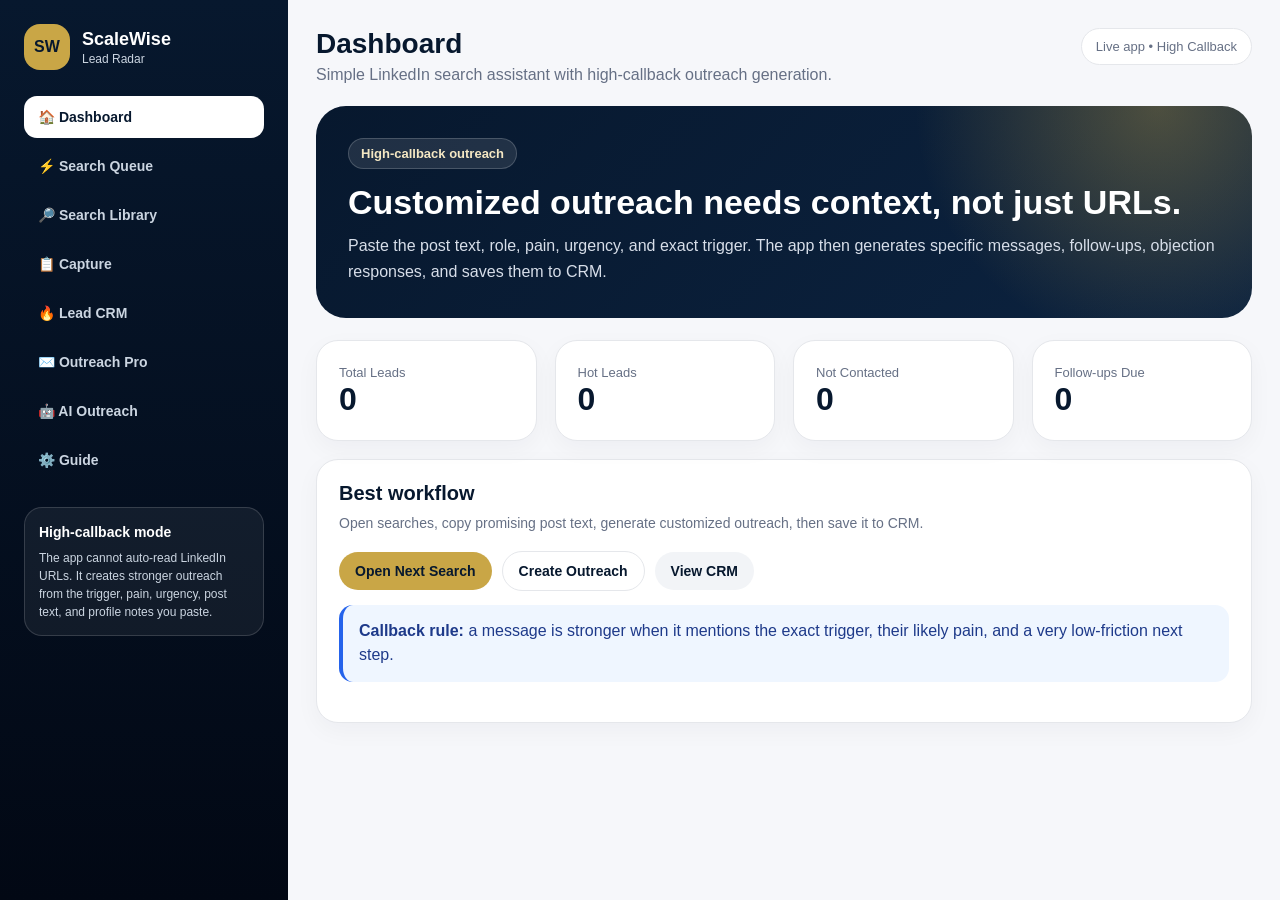
<file: index.html>
<!DOCTYPE html>
<html lang="en">
<head>
<meta charset="UTF-8" />
<meta name="viewport" content="width=device-width, initial-scale=1.0" />
<title>ScaleWise Lead Radar - High Callback Outreach</title>
<style>
:root{--navy:#07182E;--deep:#0C2340;--gold:#C9A646;--bg:#F6F7FA;--text:#101828;--muted:#667085;--line:#E5E7EB;--blue:#2563EB;--red:#B42318;--green:#067647;--orange:#B54708}*{box-sizing:border-box}body{margin:0;background:var(--bg);color:var(--text);font-family:Inter,Segoe UI,Arial,sans-serif}.wrap{display:flex;min-height:100vh}.side{width:288px;background:linear-gradient(180deg,var(--navy),#020814);color:white;padding:24px;flex-shrink:0}.brand{display:flex;gap:12px;align-items:center;margin-bottom:26px}.logo{width:46px;height:46px;border-radius:16px;background:var(--gold);color:var(--navy);font-weight:900;display:flex;align-items:center;justify-content:center}.brand h1{font-size:18px;margin:0}.brand p{font-size:12px;margin:2px 0 0;color:#CBD5E1}.nav button{width:100%;display:block;text-align:left;padding:13px 14px;border:0;border-radius:13px;background:transparent;color:#CBD5E1;font-weight:750;cursor:pointer;margin-bottom:7px;font-size:14px}.nav button:hover,.nav button.active{background:white;color:var(--navy)}.safe{margin-top:26px;border:1px solid rgba(255,255,255,.15);border-radius:18px;padding:14px;background:rgba(255,255,255,.06);font-size:12px;line-height:1.5;color:#CBD5E1}.safe b{display:block;color:white;margin-bottom:6px;font-size:14px}.main{flex:1;padding:28px;min-width:0}.top{display:flex;justify-content:space-between;align-items:flex-start;gap:20px;margin-bottom:22px}.top h2{font-size:28px;color:var(--navy);margin:0}.top p{margin:6px 0 0;color:var(--muted)}.badge{background:white;border:1px solid var(--line);border-radius:999px;padding:10px 14px;color:var(--muted);font-size:13px;white-space:nowrap}.hero{border-radius:30px;padding:32px;color:white;margin-bottom:22px;background:radial-gradient(circle at 90% 0%,rgba(201,166,70,.35),transparent 28%),linear-gradient(135deg,var(--navy),var(--deep))}.hero span{display:inline-block;border:1px solid rgba(255,255,255,.18);background:rgba(255,255,255,.1);border-radius:999px;padding:7px 12px;color:#F4E7C3;font-size:13px;font-weight:800;margin-bottom:14px}.hero h3{font-size:34px;line-height:1.12;margin:0 0 12px}.hero p{color:#D7DEE9;line-height:1.65;margin:0}.grid{display:grid;gap:18px}.two{grid-template-columns:1fr 1fr}.three{grid-template-columns:repeat(3,1fr)}.four{grid-template-columns:repeat(4,1fr)}.card{background:white;border:1px solid var(--line);border-radius:22px;padding:22px;box-shadow:0 8px 24px rgba(15,23,42,.04);margin-bottom:18px}.card h3{margin:0 0 8px;color:var(--navy);font-size:20px}.sub{color:var(--muted);line-height:1.55;margin:0 0 16px;font-size:14px}.btn{display:inline-flex;align-items:center;justify-content:center;gap:8px;border:0;border-radius:999px;background:var(--navy);color:white;padding:11px 16px;font-weight:800;cursor:pointer;text-decoration:none;font-size:14px}.btn.gold{background:var(--gold);color:var(--navy)}.btn.light{background:#F2F4F7;color:var(--navy)}.btn.outline{background:white;color:var(--navy);border:1px solid var(--line)}.btn.red{background:#FEE4E2;color:var(--red)}.btn.green{background:#ECFDF3;color:var(--green);border:1px solid #ABEFC6}.btn.small{padding:8px 12px;font-size:12px}.toolbar{display:flex;flex-wrap:wrap;gap:10px;align-items:center;margin:14px 0}.notice{border-left:4px solid var(--gold);background:#FFFBEB;color:#713F12;border-radius:14px;padding:14px 16px;line-height:1.55;margin-bottom:18px}.notice.blue{border-left-color:var(--blue);background:#EFF6FF;color:#1E3A8A}.notice.green{border-left-color:var(--green);background:#ECFDF3;color:#065F46}.tab{display:none}.tab.active{display:block}.metric b{font-size:32px;color:var(--navy)}.metric span{font-size:13px;color:var(--muted)}input,textarea,select{width:100%;border:1px solid var(--line);border-radius:14px;padding:12px 14px;font:inherit;background:white;outline:none}textarea{min-height:115px;resize:vertical;line-height:1.55}label{display:block;font-size:13px;font-weight:800;color:var(--navy);margin-bottom:7px}.field{margin-bottom:14px}.search-grid{display:grid;grid-template-columns:repeat(2,minmax(0,1fr));gap:12px}.search-card,.queue-row{border:1px solid var(--line);border-radius:18px;padding:15px;background:#FBFCFE;display:flex;justify-content:space-between;align-items:center;gap:14px}.search-card strong,.queue-row strong{display:block;color:var(--navy);font-size:14px}.search-card small,.queue-row small{color:var(--muted);display:block;margin-top:4px}.score{width:42px;height:42px;border-radius:50%;display:flex;align-items:center;justify-content:center;font-weight:900;flex-shrink:0}.hot{background:#FEF0C7;color:#B54708}.warm{background:#DBEAFE;color:#1D4ED8}.review{background:#F2F4F7;color:#344054}.tag{display:inline-block;border-radius:999px;background:#F2F4F7;color:#475467;padding:6px 9px;font-size:12px;font-weight:750;margin:3px}.lead-card{border:1px solid var(--line);border-radius:22px;background:white;padding:18px;margin-bottom:14px;box-shadow:0 6px 18px rgba(15,23,42,.04)}.lead-top{display:flex;gap:14px;align-items:flex-start;justify-content:space-between}.lead-title{display:flex;gap:12px;align-items:flex-start}.lead-title h4{margin:0 0 4px;color:var(--navy);font-size:18px}.lead-title p{margin:0;color:var(--muted);font-size:13px;line-height:1.45}.lead-controls{display:grid;grid-template-columns:repeat(3,minmax(160px,1fr));gap:12px;margin-top:14px}.lead-actions{display:flex;gap:8px;flex-wrap:wrap;margin-top:12px}.snippet{margin-top:12px;color:#344054;font-size:14px;line-height:1.6;background:#F8FAFC;border-radius:14px;padding:12px}.generated-box{border:1px solid var(--line);border-radius:18px;background:#FBFCFE;padding:16px;margin-top:14px;white-space:pre-wrap;line-height:1.55;color:#344054}.empty{padding:22px;text-align:center;color:var(--muted);border:1px dashed var(--line);border-radius:18px;background:#FBFCFE}.quality{display:flex;align-items:center;gap:12px;margin:10px 0 16px}.bar{height:10px;background:#EAECF0;border-radius:999px;overflow:hidden;flex:1}.bar div{height:100%;background:var(--gold);width:0}.pill{display:inline-block;border-radius:999px;background:#F2F4F7;padding:7px 10px;font-size:12px;font-weight:800;color:#344054}@media(max-width:1100px){.four,.three{grid-template-columns:repeat(2,1fr)}.lead-controls{grid-template-columns:1fr 1fr}}@media(max-width:950px){.wrap{display:block}.side{width:auto}.two,.three,.four,.search-grid{grid-template-columns:1fr}.main{padding:18px}.top{display:block}.badge{margin-top:12px;display:inline-block}.lead-top{display:block}.lead-controls{grid-template-columns:1fr}.hero h3{font-size:28px}}
</style>
</head>
<body>
<div class="wrap"><aside class="side"><div class="brand"><div class="logo">SW</div><div><h1>ScaleWise</h1><p>Lead Radar</p></div></div><div class="nav"><button class="active" onclick="openTab('dashboard',this)">🏠 Dashboard</button><button onclick="openTab('queue',this)">⚡ Search Queue</button><button onclick="openTab('search',this)">🔎 Search Library</button><button onclick="openTab('capture',this)">📋 Capture</button><button onclick="openTab('leads',this)">🔥 Lead CRM</button><button onclick="openTab('templates',this)">✉️ Outreach Pro</button><button onclick="window.location.href='ai-outreach.html'">🤖 AI Outreach</button><button onclick="openTab('guide',this)">⚙️ Guide</button></div><div class="safe"><b>High-callback mode</b>The app cannot auto-read LinkedIn URLs. It creates stronger outreach from the trigger, pain, urgency, post text, and profile notes you paste.</div></aside><main class="main"><div class="top"><div><h2 id="title">Dashboard</h2><p id="desc">Simple LinkedIn search assistant with high-callback outreach generation.</p></div><div class="badge">Live app • High Callback</div></div>
<section id="dashboard" class="tab active"><div class="hero"><span>High-callback outreach</span><h3>Customized outreach needs context, not just URLs.</h3><p>Paste the post text, role, pain, urgency, and exact trigger. The app then generates specific messages, follow-ups, objection responses, and saves them to CRM.</p></div><div class="grid four"><div class="card metric"><span>Total Leads</span><br><b id="totalLeads">0</b></div><div class="card metric"><span>Hot Leads</span><br><b id="hotLeads">0</b></div><div class="card metric"><span>Not Contacted</span><br><b id="notContacted">0</b></div><div class="card metric"><span>Follow-ups Due</span><br><b id="dueFollowups">0</b></div></div><div class="card"><h3>Best workflow</h3><p class="sub">Open searches, copy promising post text, generate customized outreach, then save it to CRM.</p><div class="toolbar"><button class="btn gold" onclick="openNextSearch()">Open Next Search</button><button class="btn outline" onclick="openTabById('templates')">Create Outreach</button><button class="btn light" onclick="openTabById('leads')">View CRM</button></div><div class="notice blue"><b>Callback rule:</b> a message is stronger when it mentions the exact trigger, their likely pain, and a very low-friction next step.</div></div></section>
<section id="queue" class="tab"><div class="card"><h3>Daily Search Queue</h3><p class="sub">Simple high-intent searches. Contract-hire searches are included.</p><div class="toolbar"><button class="btn gold" onclick="openNextSearch()">Open Next LinkedIn Search</button><button class="btn outline" onclick="openTopSearches(5)">Open Top 5</button><button class="btn light" onclick="resetQueue()">Reset Queue</button></div><div id="queueList"></div></div></section>
<section id="search" class="tab"><div class="card"><h3>Search Library</h3><p class="sub">Click LinkedIn to search inside LinkedIn. Click Google for a public backup.</p><div id="searchButtons" class="search-grid"></div></div><div class="card"><h3>Custom search</h3><div class="field"><label>Search phrase</label><input id="customSearch" placeholder='Example: contract bookkeeper'></div><div class="toolbar"><button class="btn gold" onclick="customLinkedIn()">Open LinkedIn</button><button class="btn outline" onclick="customGoogle()">Open Google</button></div></div></section>
<section id="capture" class="tab"><div class="card"><h3>Bulk Capture</h3><p class="sub">Paste posts separated by a blank line. The app scores them and saves qualified leads.</p><textarea id="bulkText" placeholder="Paste post 1 here, including URL if available...\n\nPaste post 2 here..."></textarea><div class="toolbar"><button class="btn gold" onclick="saveBulk()">Analyze & Save Bulk Posts</button><button class="btn outline" onclick="previewBulk()">Preview Scores</button><button class="btn light" onclick="bulkText.value='';bulkResult.innerHTML=''">Clear</button></div><div id="bulkResult"></div></div><div class="card"><h3>Single Post Capture</h3><div class="grid two"><div class="field"><label>Name / Company</label><input id="person" placeholder="Example: John Smith, ABC Dental Group"></div><div class="field"><label>Post URL</label><input id="url" placeholder="Paste LinkedIn post URL"></div></div><div class="field"><label>Post text</label><textarea id="postText" placeholder="Paste one LinkedIn post here..."></textarea></div><div class="toolbar"><button class="btn gold" onclick="saveSingle()">Analyze & Save</button><button class="btn outline" onclick="analyzeSingleOnly()">Analyze Only</button><button class="btn light" onclick="clearSingle()">Clear</button></div><div id="result"></div></div></section>
<section id="leads" class="tab"><div class="card"><h3>Lead CRM</h3><p class="sub">Filter, update status, add notes, set follow-up dates, copy messages, and export CSV.</p><div class="toolbar"><input id="leadSearch" placeholder="Search leads..." oninput="renderLeads()" style="max-width:260px"><select id="serviceFilter" onchange="renderLeads()" style="max-width:190px"><option>All Services</option><option>Bookkeeping</option><option>Tax Preparation</option><option>CPA Firm Support</option><option>Restaurant Accounting</option><option>Payroll Support</option><option>Contract Hire</option><option>Bookkeeping + Tax</option></select><select id="qualityFilter" onchange="renderLeads()" style="max-width:145px"><option>All Quality</option><option>Hot</option><option>Warm</option><option>Review</option></select><select id="outreachFilter" onchange="renderLeads()" style="max-width:180px"><option>All Outreach</option><option>Not Contacted</option><option>Contacted</option><option>Replied</option><option>Call Booked</option><option>Converted</option><option>Not Fit</option></select><button class="btn gold" onclick="exportCSV()">Export CSV</button><button class="btn red" onclick="clearLeads()">Clear All</button></div><div id="leadRows"></div></div></section>
<section id="templates" class="tab"><div class="card"><h3>High-Callback Outreach Generator</h3><p class="sub">This is built for better replies. Fill the trigger and pain fields first. URLs are references only; the real customization comes from the post text and context you paste.</p><div class="notice green"><b>Minimum for strong outreach:</b> poster name + exact trigger + pain/need + post text or short summary.</div><div class="grid two"><div class="field"><label>Poster name</label><input id="outName" placeholder="Example: Sarah Mitchell"></div><div class="field"><label>Company / business</label><input id="outCompany" placeholder="Example: ABC Dental Group"></div></div><div class="grid two"><div class="field"><label>Poster LinkedIn profile URL</label><input id="outProfileUrl" placeholder="https://www.linkedin.com/in/..."></div><div class="field"><label>Post URL</label><input id="outPostUrl" placeholder="https://www.linkedin.com/posts/..."></div></div><div class="grid three"><div class="field"><label>Primary service angle</label><select id="outService"><option>Auto-detect from post</option><option>Bookkeeping</option><option>Tax Preparation</option><option>CPA Firm Support</option><option>Restaurant Accounting</option><option>Payroll Support</option><option>Contract Hire</option></select></div><div class="field"><label>Poster role</label><select id="outRole"><option>Founder / Owner</option><option>CPA Firm Partner</option><option>Operations Manager</option><option>Finance Manager / Controller</option><option>HR / Recruiter</option><option>Unknown</option></select></div><div class="field"><label>Business type</label><select id="outBusinessType"><option>Small business</option><option>CPA firm</option><option>Restaurant / hospitality</option><option>Startup / growing company</option><option>Professional services</option><option>Unknown</option></select></div></div><div class="grid three"><div class="field"><label>Exact trigger from post</label><input id="outTrigger" placeholder="Example: hiring a part-time QuickBooks bookkeeper"></div><div class="field"><label>Likely pain</label><select id="outPain"><option>Capacity shortage</option><option>Books cleanup</option><option>Tax season workload</option><option>Payroll/reconciliation issue</option><option>Need reliable monthly support</option><option>Need lower-cost flexible support</option></select></div><div class="field"><label>Urgency</label><select id="outUrgency"><option>Unknown</option><option>ASAP / urgent</option><option>This week</option><option>This month</option><option>Seasonal support</option><option>Ongoing support</option></select></div></div><div class="grid three"><div class="field"><label>Tone</label><select id="outTone"><option>Professional and direct</option><option>Warm and consultative</option><option>Short and simple</option></select></div><div class="field"><label>CTA</label><select id="outCta"><option>Offer quick capability summary</option><option>Ask for 10-minute call</option><option>Offer to review requirement</option></select></div><div class="field"><label>Follow-up timing</label><select id="outFollowTiming"><option>Day 2 / Day 5 / Day 10</option><option>Day 1 / Day 3 / Day 7</option><option>Day 3 / Day 7 / Day 14</option></select></div></div><div class="field"><label>Services to mention</label><input id="outServicesMention" value="bookkeeping, QuickBooks cleanup, reconciliations, payroll coordination, tax prep support, reporting"></div><div class="field"><label>Paste post text or short summary</label><textarea id="outPostText" placeholder="Paste the LinkedIn post text here. Example: Looking for a part-time bookkeeper familiar with QuickBooks..."></textarea></div><div class="field"><label>Profile/context notes</label><textarea id="outProfileNotes" placeholder="Example: Founder, dental group, Texas, uses QuickBooks, hiring contract support..."></textarea></div><div class="quality"><span class="pill" id="personalScoreLabel">Personalization: 0%</span><div class="bar"><div id="personalScoreBar"></div></div></div><div class="toolbar"><button class="btn gold" onclick="generateOutreach()">Generate High-Callback Outreach</button><button class="btn green" onclick="saveGeneratedToCRM()">Save to CRM</button><button class="btn outline" onclick="copyGeneratedOutreach()">Copy All</button><button class="btn light" onclick="clearOutreachGenerator()">Clear</button><button class="btn outline" onclick="openOutreachLinks()">Open Links</button></div><div id="outreachOutput" class="generated-box">Generated outreach will appear here.</div></div></section>
<section id="guide" class="tab"><div class="card"><h3>How it works</h3><div class="notice"><b>Important:</b> This app opens LinkedIn search links and helps process posts manually. It does not auto-read LinkedIn URLs or auto-message people.</div><p class="sub">For stronger callbacks, avoid generic lines like “I saw your post.” Mention the exact trigger, the likely pain, and a small low-friction CTA.</p></div></section>
</main></div>
<script>
const keywords=[
{p:1,c:'Bookkeeping Need',q:'"need a bookkeeper" OR "looking for a bookkeeper" OR "hiring a bookkeeper" OR "bookkeeper needed"'},
{p:2,c:'Contract Bookkeeper',q:'"part-time bookkeeper" OR "contract bookkeeper" OR "1099 bookkeeper" OR "remote bookkeeper"'},
{p:3,c:'QuickBooks / Cleanup',q:'"QuickBooks cleanup" OR "monthly bookkeeping" OR "catch up bookkeeping" OR "bookkeeping help"'},
{p:4,c:'Tax Preparer Need',q:'"need a tax preparer" OR "looking for a tax preparer" OR "hiring a tax preparer" OR "tax preparer needed"'},
{p:5,c:'Business Tax / 1099',q:'"business tax return help" OR "1099 help" OR "tax filing help" OR "tax season help"'},
{p:6,c:'CPA Firm Support',q:'"CPA firm needs tax preparer" OR "CPA firm bookkeeping support" OR "tax season capacity" OR "outsourced tax preparation"'},
{p:7,c:'Contract Accounting',q:'"contract accounting support" OR "contract hire bookkeeper" OR "part-time accounting support" OR "interim accountant" OR "fractional accounting support"'},
{p:8,c:'Seasonal Tax Support',q:'"seasonal tax support" OR "temporary tax preparer" OR "freelance tax preparer" OR "1099 tax preparer"'},
{p:9,c:'Restaurant Accounting',q:'"restaurant bookkeeping" OR "restaurant accounting help" OR "restaurant payroll support"'},
{p:10,c:'Payroll Support',q:'"payroll support needed" OR "small business payroll help" OR "payroll help"'},
{p:11,c:'Outsourced / Virtual',q:'"outsourced accounting" OR "virtual bookkeeping" OR "remote accounting support"'},
{p:12,c:'Recommendation Posts',q:'"recommend a bookkeeper" OR "recommend a tax preparer" OR "anyone know a bookkeeper"'}
];
const STORAGE_KEY='scalewise_leads_v4',OLD_KEY='scalewise_leads_v3',QUEUE_KEY='scalewise_queue_high_callback',outreachOptions=['Not Contacted','Contacted','Replied','Call Booked','Converted','Not Fit'];
function openTab(tabId,btn){document.querySelectorAll('.tab').forEach(t=>t.classList.remove('active'));document.getElementById(tabId).classList.add('active');document.querySelectorAll('.nav button').forEach(b=>b.classList.remove('active'));if(btn)btn.classList.add('active');const titles={dashboard:['Dashboard','Simple LinkedIn search assistant with high-callback outreach generation.'],queue:['Search Queue','Work through simple high-intent LinkedIn searches.'],search:['Search Library','Open targeted LinkedIn and Google backup searches.'],capture:['Capture','Paste posts, score leads, skip duplicates, and save quickly.'],leads:['Lead CRM','Manage outreach status, notes, follow-ups, and export.'],templates:['Outreach Pro','Generate callback-focused messages from post/profile context.'],guide:['Guide','The workflow and limitations.']};title.textContent=titles[tabId][0];desc.textContent=titles[tabId][1]}
function openTabById(id){const b=[...document.querySelectorAll('.nav button')].find(x=>x.getAttribute('onclick').includes("'"+id+"'"));openTab(id,b)}
function linkedInSearchUrl(q){const params=new URLSearchParams();params.set('keywords',q);params.set('origin','GLOBAL_SEARCH_HEADER');params.set('sortBy','date_posted');params.set('datePosted','past-week');return 'https://www.linkedin.com/search/results/content/?'+params.toString()}function googleSearchUrl(q){const params=new URLSearchParams();params.set('q','site:linkedin.com/posts '+q);params.set('tbs','qdr:w,sbd:1');return 'https://www.google.com/search?'+params.toString()}function openLinkedInSearch(q){window.open(linkedInSearchUrl(q),'_blank')}function customLinkedIn(){const q=customSearch.value.trim();if(!q)return alert('Type a search phrase first.');openLinkedInSearch(q)}function customGoogle(){const q=customSearch.value.trim();if(!q)return alert('Type a search phrase first.');window.open(googleSearchUrl(q),'_blank')}
function getLeads(){return JSON.parse(localStorage.getItem(STORAGE_KEY)||'[]')}function setLeads(leads){localStorage.setItem(STORAGE_KEY,JSON.stringify(leads));updateMetrics();renderLeads()}function getQueue(){return JSON.parse(localStorage.getItem(QUEUE_KEY)||'{}')}function setQueue(q){localStorage.setItem(QUEUE_KEY,JSON.stringify(q));renderQueue()}
function importOldLeads(){if(localStorage.getItem(STORAGE_KEY))return;const old=JSON.parse(localStorage.getItem(OLD_KEY)||'[]');if(old.length){localStorage.setItem(STORAGE_KEY,JSON.stringify(old.map(l=>({id:l.id||Date.now()+Math.random(),date:l.date||new Date().toISOString(),person:l.person||'Unknown / To verify',url:l.url||'',text:l.text||l.snippet||'',snippet:l.snippet||String(l.text||'').slice(0,300),score:l.score||0,qualityStatus:l.status||'Review',service:l.service||'General Finance Support',matched:l.matched||[],outreachStatus:'Not Contacted',notes:'',followUpDate:'',nextAction:'Review and contact manually'}))))}}
function scoreText(text){const lower=' '+String(text||'').toLowerCase()+' ';let score=0,matched=[],service='General Finance Support';const has=a=>a.some(k=>lower.includes(k));const add=(p,l)=>{score+=p;if(!matched.includes(l))matched.push(l)};if(has(['need a bookkeeper','looking for a bookkeeper','hiring a bookkeeper','bookkeeper needed','bookkeeping help','monthly bookkeeping','quickbooks cleanup'])){add(35,'Bookkeeping intent');service='Bookkeeping'}if(has(['need a tax preparer','looking for a tax preparer','hiring a tax preparer','tax preparation','tax filing help','1099','tax season'])){add(35,'Tax prep intent');service=service==='Bookkeeping'?'Bookkeeping + Tax':'Tax Preparation'}if(has(['cpa firm','accounting firm','tax practice','seasonal capacity','outsourced accounting'])){add(22,'CPA firm / outsourcing signal');if(service==='General Finance Support')service='CPA Firm Support'}if(has(['payroll','gusto','adp','paychex'])){add(14,'Payroll signal');if(service==='General Finance Support')service='Payroll Support'}if(has(['restaurant','cafe','bar','hospitality','food truck'])){add(14,'Restaurant / hospitality signal');if(service==='General Finance Support')service='Restaurant Accounting'}if(has(['contract hire','contract','contractor','part-time','part time','freelance','1099','seasonal','temporary','interim','fractional'])){add(18,'Contract hire signal');if(service==='General Finance Support')service='Contract Hire'}if(has(['urgent','asap','immediately','this week','this month','need help','recommend']))add(18,'Urgency');if(has(['united states',' usa ',' u.s.',' us ','atlanta','georgia','new york','california','texas','florida','chicago','austin','dallas','houston','miami','tampa','charlotte']))add(18,'US location signal');if(has(['looking for a job','open to work','resume','candidate','hire me'])){score-=35;matched.push('Negative / job seeker signal')}if(String(text).length>100)score+=5;score=Math.max(0,Math.min(100,score));const qualityStatus=score>=80?'Hot':score>=60?'Warm':'Review';return{score,qualityStatus,service,matched,nextAction:qualityStatus==='Hot'?'Contact today with a tailored message':'Review and contact manually'}}
function normalizeText(t){return String(t||'').toLowerCase().replace(/https?:\/\/\S+/g,'').replace(/[^a-z0-9]+/g,' ').trim().slice(0,260)}function normalizeUrl(u){return String(u||'').split('?')[0].replace(/\/$/,'').toLowerCase()}function findDuplicate(text,url){const leads=getLeads(),nt=normalizeText(text),nu=normalizeUrl(url);return leads.find(l=>(nu&&normalizeUrl(l.url)===nu)||(nt&&normalizeText(l.text)===nt))}function extractUrl(text){const m=String(text||'').match(/https?:\/\/\S+/);return m?m[0]:''}function makeLead(text,person,url){const r=scoreText(text);return{id:Date.now()+Math.random(),date:new Date().toISOString(),person:person||'Unknown / To verify',url:url||extractUrl(text),text,snippet:String(text).slice(0,360),score:r.score,qualityStatus:r.qualityStatus,service:r.service,matched:r.matched,outreachStatus:'Not Contacted',notes:'',followUpDate:'',nextAction:r.nextAction}}
function showResult(r,saved,dup){const cls=r.qualityStatus.toLowerCase();result.innerHTML='<div class="card" style="margin-top:16px;background:#FBFCFE"><h3>'+(dup?'Duplicate Found':saved?'Saved Lead':'Analysis Result')+'</h3><div class="toolbar"><div class="score '+cls+'">'+r.score+'</div><span class="tag '+cls+'">'+r.qualityStatus+'</span><span class="tag">'+escapeHtml(r.service)+'</span></div><p class="sub">Matched: '+(r.matched.length?r.matched.map(escapeHtml).join(', '):'No strong signals found')+'</p></div>'}function analyzeSingleOnly(){const text=postText.value.trim();if(!text)return alert('Paste post text first.');showResult(scoreText(text),false,false)}function saveSingle(){const text=postText.value.trim();if(!text)return alert('Paste post text first.');const r=scoreText(text);if(findDuplicate(text,url.value.trim()))return showResult(r,false,true);const leads=getLeads();leads.unshift(makeLead(text,person.value.trim(),url.value.trim()));setLeads(leads);showResult(r,true,false)}function clearSingle(){person.value='';url.value='';postText.value='';result.innerHTML=''}function splitBulk(t){return String(t||'').split(/\n\s*\n/).map(x=>x.trim()).filter(Boolean)}function previewBulk(){const blocks=splitBulk(bulkText.value);if(!blocks.length)return alert('Paste posts first.');bulkResult.innerHTML='<div class="card"><h3>Preview</h3>'+blocks.map((b,i)=>{const r=scoreText(b),cls=r.qualityStatus.toLowerCase();return '<p><span class="score '+cls+'" style="display:inline-flex;width:32px;height:32px;margin-right:8px">'+r.score+'</span><b>Post '+(i+1)+':</b> '+escapeHtml(r.service)+' — '+r.qualityStatus+'</p>'}).join('')+'</div>'}function saveBulk(){const blocks=splitBulk(bulkText.value);if(!blocks.length)return alert('Paste bulk posts first.');const leads=getLeads();let saved=0,skipped=0;blocks.forEach(b=>{if(findDuplicate(b,extractUrl(b))){skipped++;return}leads.unshift(makeLead(b,'Bulk capture / To verify',extractUrl(b)));saved++});setLeads(leads);bulkResult.innerHTML='<div class="notice blue"><b>Saved '+saved+'</b> new leads. Skipped '+skipped+' duplicates.</div>';bulkText.value=''}
function renderSearchButtons(){searchButtons.innerHTML='';keywords.forEach(k=>{const d=document.createElement('div');d.className='search-card';d.innerHTML='<div><strong>'+escapeHtml(k.q)+'</strong><small>Priority '+k.p+' • '+escapeHtml(k.c)+' • Past Week / Latest</small></div><div class="toolbar"><a class="btn gold small" target="_blank" href="'+linkedInSearchUrl(k.q)+'">LinkedIn</a><a class="btn outline small" target="_blank" href="'+googleSearchUrl(k.q)+'">Google</a></div>';searchButtons.appendChild(d)})}function renderQueue(){const state=getQueue();queueList.innerHTML='';keywords.forEach(k=>{const done=state[k.q],d=document.createElement('div');d.className='queue-row';d.style.opacity=done?'.55':'1';d.innerHTML='<div><strong>'+escapeHtml(k.q)+'</strong><small>Priority '+k.p+' • '+escapeHtml(k.c)+' • '+(done?'Reviewed':'Pending')+'</small></div><div class="toolbar"><button class="btn gold small" onclick="openLinkedInSearch(\''+jsEscape(k.q)+'\')">Open</button><button class="btn outline small" onclick="markQueue(\''+jsEscape(k.q)+'\')">'+(done?'Undo':'Mark Done')+'</button></div>';queueList.appendChild(d)})}function markQueue(q){const s=getQueue();s[q]=!s[q];setQueue(s)}function resetQueue(){if(confirm('Reset queue?'))setQueue({})}function openNextSearch(){const s=getQueue(),next=keywords.find(k=>!s[k.q])||keywords[0];openLinkedInSearch(next.q);s[next.q]=true;setQueue(s)}function openTopSearches(n){const s=getQueue();keywords.filter(k=>!s[k.q]).slice(0,n).forEach(k=>{window.open(linkedInSearchUrl(k.q),'_blank');s[k.q]=true});setQueue(s)}
function renderLeads(){const q=(leadSearch?.value||'').toLowerCase(),sf=serviceFilter?.value||'All Services',qf=qualityFilter?.value||'All Quality',of=outreachFilter?.value||'All Outreach';const rows=getLeads().filter(l=>{const blob=(l.person+' '+l.service+' '+l.text+' '+(l.matched||[]).join(' ')+' '+(l.notes||'')).toLowerCase();return(!q||blob.includes(q))&&(sf==='All Services'||l.service===sf)&&(qf==='All Quality'||l.qualityStatus===qf)&&(of==='All Outreach'||(l.outreachStatus||'Not Contacted')===of)});leadRows.innerHTML='';if(!rows.length){leadRows.innerHTML='<div class="empty">No leads match this filter.</div>';return}rows.forEach(l=>{const cls=(l.qualityStatus||'Review').toLowerCase(),d=document.createElement('div');d.className='lead-card';d.innerHTML='<div class="lead-top"><div class="lead-title"><div class="score '+cls+'">'+l.score+'</div><div><h4>'+escapeHtml(l.person)+'</h4><p>'+new Date(l.date).toLocaleString()+' • '+escapeHtml(l.service)+' • <b>'+escapeHtml(l.qualityStatus)+'</b></p><div>'+(l.matched||[]).map(m=>'<span class="tag">'+escapeHtml(m)+'</span>').join('')+'</div></div></div><div class="lead-actions">'+(l.url?'<a class="btn outline small" target="_blank" href="'+escapeAttr(l.url)+'">Open Post</a>':'')+'<button class="btn gold small" onclick="copyLeadMessage(\''+l.id+'\')">Copy Message</button><button class="btn red small" onclick="deleteLead(\''+l.id+'\')">Delete</button></div></div><div class="snippet">'+escapeHtml(l.snippet)+'...</div><div class="lead-controls"><div><label>Status</label><select onchange="updateLead(\''+l.id+'\',\'outreachStatus\',this.value)">'+outreachOptions.map(o=>'<option '+((l.outreachStatus||'Not Contacted')===o?'selected':'')+'>'+o+'</option>').join('')+'</select></div><div><label>Follow-up</label><input type="date" value="'+escapeAttr(l.followUpDate||'')+'" onchange="updateLead(\''+l.id+'\',\'followUpDate\',this.value)"></div><div><label>Next Action</label><input value="'+escapeAttr(l.nextAction||'Review and contact manually')+'" onchange="updateLead(\''+l.id+'\',\'nextAction\',this.value)"></div></div><div class="field" style="margin-top:12px"><label>Notes</label><textarea onblur="updateLead(\''+l.id+'\',\'notes\',this.value)">'+escapeHtml(l.notes||'')+'</textarea></div>';leadRows.appendChild(d)})}function updateLead(id,field,value){const leads=getLeads(),lead=leads.find(l=>String(l.id)===String(id));if(lead){lead[field]=value;setLeads(leads)}}function deleteLead(id){if(confirm('Delete this lead?'))setLeads(getLeads().filter(l=>String(l.id)!==String(id)))}function copyLeadMessage(id){const l=getLeads().find(x=>String(x.id)===String(id));if(l)copyText(generateMessage(l))}function generateMessage(l){const name=(l.person||'').split(',')[0].replace('Bulk capture / To verify','').replace('Unknown / To verify','').trim()||'[Name]';return`Hi ${name}, I saw your post about ${l.service||'accounting support'}. ScaleWise can help with flexible bookkeeping, tax support, payroll coordination, reconciliations, and reporting. Happy to share a quick capability summary if helpful.`}
function inferOutreachService(){const selected=outService.value;if(selected!=='Auto-detect from post')return selected;return scoreText((outPostText.value||'')+' '+(outProfileNotes.value||'')+' '+(outTrigger.value||'')).service}function painFor(service){if(service==='Bookkeeping')return'bookkeeping or QuickBooks support';if(service==='Tax Preparation')return'tax preparation support';if(service==='CPA Firm Support')return'seasonal tax/accounting capacity';if(service==='Restaurant Accounting')return'restaurant bookkeeping/accounting support';if(service==='Payroll Support')return'payroll and bookkeeping support';if(service==='Contract Hire')return'contract or part-time accounting support';return'accounting support'}function ctaText(){if(outCta.value==='Ask for 10-minute call')return'Open to a quick 10-minute call to see if this is worth exploring?';if(outCta.value==='Offer to review requirement')return'Happy to review the requirement and suggest a clean support model.';return'Happy to send a short capability summary if useful.'}function personalizationScore(){let s=0;if(outName.value.trim())s+=15;if(outTrigger.value.trim())s+=25;if(outPostText.value.trim().length>30)s+=25;if(outPain.value!=='Unknown')s+=10;if(outUrgency.value!=='Unknown')s+=10;if(outRole.value!=='Unknown')s+=5;if(outBusinessType.value!=='Unknown')s+=5;if(outProfileNotes.value.trim())s+=5;s=Math.min(100,s);personalScoreLabel.textContent='Personalization: '+s+'%';personalScoreBar.style.width=s+'%';return s}
function getOutreachData(){return{name:outName.value.trim()||'[Name]',company:outCompany.value.trim(),profile:outProfileUrl.value.trim(),post:outPostUrl.value.trim(),postText:outPostText.value.trim(),notes:outProfileNotes.value.trim(),service:inferOutreachService(),role:outRole.value,businessType:outBusinessType.value,trigger:outTrigger.value.trim()||'your post',pain:outPain.value,urgency:outUrgency.value,tone:outTone.value,cta:outCta.value,services:outServicesMention.value.trim()||'bookkeeping, reconciliations, payroll coordination, tax support, and reporting',followTiming:outFollowTiming.value}}
function generateOutreach(){const d=getOutreachData(),score=personalizationScore(),pain=painFor(d.service),company=d.company?` at ${d.company}`:'',ask=ctaText();let trigger=d.trigger==='your post'?`your post about ${pain}`:d.trigger;let relevance=`I noticed you mentioned ${trigger}${company}.`;let painLine=`That usually points to ${d.pain.toLowerCase()}${d.urgency!=='Unknown'?' with '+d.urgency.toLowerCase()+' timing':''}.`;let value=`ScaleWise helps with ${d.services} on a flexible basis, so you can add support without making the process heavy.`;if(d.role==='CPA Firm Partner')value=`ScaleWise helps CPA firms add flexible bookkeeping and tax-prep support during busy periods without overloading the core team.`;if(d.businessType==='Restaurant / hospitality')value=`ScaleWise helps restaurant operators with bookkeeping, payroll coordination, reconciliations, sales-tax support, and reporting visibility.`;let connection=`Hi ${d.name}, ${relevance} I work with ScaleWise and thought it may be relevant to connect.`;let short=`Hi ${d.name}, ${relevance} ScaleWise can help with ${pain} on a flexible basis. ${ask}`;let direct=`Hi ${d.name}, ${relevance} ${painLine} ${value} ${ask}`;let consult=`Hi ${d.name}, ${relevance} ${painLine} If the goal is to get reliable support without adding unnecessary overhead, ${value.charAt(0).toLowerCase()+value.slice(1)} ${ask}`;if(d.tone==='Short and simple'){direct=short;consult=short}if(d.tone==='Warm and consultative'){direct=consult}let times=['Day 2','Day 5','Day 10'];if(d.followTiming==='Day 1 / Day 3 / Day 7')times=['Day 1','Day 3','Day 7'];if(d.followTiming==='Day 3 / Day 7 / Day 14')times=['Day 3','Day 7','Day 14'];let output=`PERSONALIZATION SCORE: ${score}%\nSERVICE ANGLE: ${d.service}\n\nCONNECTION NOTE:\n${connection}\n\nSHORT MESSAGE:\n${short}\n\nDIRECT MESSAGE:\n${direct}\n\nCONSULTATIVE MESSAGE:\n${consult}\n\nFOLLOW-UP SEQUENCE:\n${times[0]}: Hi ${d.name}, just checking whether ${pain} is still open. I can send a short ScaleWise summary if helpful.\n\n${times[1]}: Hi ${d.name}, wanted to follow up once more. If you are still comparing options, ScaleWise can help with a flexible support model and clear scope.\n\n${times[2]}: Hi ${d.name}, I will close the loop here. If the need comes back later, happy to help with ${pain} or related accounting support.\n\nOBJECTION RESPONSES:\n\nIf they say “send info”:\nAbsolutely — I can send a concise overview. The simplest starting point is a quick scope review, then we suggest cleanup support, monthly support, or short-term capacity depending on the need.\n\nIf they ask about pricing:\nPricing depends on scope, volume, and urgency. If you share the rough requirement, I can suggest a practical starting range or support model.\n\nIf they already have someone:\nThat makes sense. If you need overflow support, cleanup help, or backup capacity during busy periods, ScaleWise can step in flexibly.\n\nREFERENCES:\nProfile: ${d.profile||'Not provided'}\nPost: ${d.post||'Not provided'}\nContext: ${d.notes||'Not provided'}`;outreachOutput.textContent=output;return output}
function saveGeneratedToCRM(){const output=outreachOutput.textContent.trim()==='Generated outreach will appear here.'?generateOutreach():outreachOutput.textContent.trim();const d=getOutreachData();const r=scoreText((d.postText||'')+' '+d.trigger+' '+d.service);const lead={id:Date.now()+Math.random(),date:new Date().toISOString(),person:(d.name==='[Name]'?'Generated outreach / To verify':d.name)+(d.company?' - '+d.company:''),url:d.post||d.profile||'',text:d.postText||d.trigger||'Generated outreach lead',snippet:(d.postText||d.trigger||output).slice(0,360),score:Math.max(r.score,65),qualityStatus:r.qualityStatus==='Review'?'Warm':r.qualityStatus,service:d.service,matched:[...new Set([...(r.matched||[]),'Generated high-callback outreach'])],outreachStatus:'Not Contacted',notes:output,followUpDate:'',nextAction:'Send generated outreach manually'};const leads=getLeads();leads.unshift(lead);setLeads(leads);alert('Generated outreach saved to Lead CRM.')}function copyGeneratedOutreach(){const text=outreachOutput.textContent.trim();if(!text||text==='Generated outreach will appear here.')return alert('Generate outreach first.');copyText(text)}function clearOutreachGenerator(){['outName','outCompany','outProfileUrl','outPostUrl','outTrigger','outPostText','outProfileNotes'].forEach(id=>document.getElementById(id).value='');outService.value='Auto-detect from post';outRole.value='Founder / Owner';outBusinessType.value='Small business';outPain.value='Capacity shortage';outUrgency.value='Unknown';outTone.value='Professional and direct';outCta.value='Offer quick capability summary';outFollowTiming.value='Day 2 / Day 5 / Day 10';outServicesMention.value='bookkeeping, QuickBooks cleanup, reconciliations, payroll coordination, tax prep support, reporting';outreachOutput.textContent='Generated outreach will appear here.';personalizationScore()}function openOutreachLinks(){if(outProfileUrl.value.trim())window.open(outProfileUrl.value.trim(),'_blank');if(outPostUrl.value.trim())window.open(outPostUrl.value.trim(),'_blank');if(!outProfileUrl.value.trim()&&!outPostUrl.value.trim())alert('Paste a profile URL or post URL first.')}
function updateMetrics(){const leads=getLeads(),today=new Date().toISOString().slice(0,10);totalLeads.textContent=leads.length;hotLeads.textContent=leads.filter(l=>l.qualityStatus==='Hot').length;notContacted.textContent=leads.filter(l=>(l.outreachStatus||'Not Contacted')==='Not Contacted').length;dueFollowups.textContent=leads.filter(l=>l.followUpDate&&l.followUpDate<=today&&!['Converted','Not Fit'].includes(l.outreachStatus)).length}function exportCSV(){const leads=getLeads();if(!leads.length)return alert('No leads to export.');const headers=['Date','Name/Company','Service','Score','Quality','Outreach Status','Follow-up Date','Next Action','Notes','Matched Signals','URL','Post Text'];const rows=leads.map(l=>[l.date,l.person,l.service,l.score,l.qualityStatus,l.outreachStatus||'Not Contacted',l.followUpDate||'',l.nextAction||'',l.notes||'',(l.matched||[]).join('; '),l.url,l.text]);const csv=[headers,...rows].map(r=>r.map(v=>'"'+String(v||'').replace(/"/g,'""')+'"').join(',')).join('\n');const blob=new Blob([csv],{type:'text/csv'}),a=document.createElement('a');a.href=URL.createObjectURL(blob);a.download='scalewise_high_callback_export.csv';a.click();URL.revokeObjectURL(a.href)}function clearLeads(){if(confirm('Clear all saved leads from this browser? Export CSV first if needed.')){localStorage.removeItem(STORAGE_KEY);updateMetrics();renderLeads()}}function copyText(text){navigator.clipboard.writeText(text).then(()=>alert('Copied.'))}function escapeHtml(v){return String(v||'').replace(/[&<>"']/g,ch=>({'&':'&amp;','<':'&lt;','>':'&gt;','"':'&quot;',"'":'&#039;'}[ch]))}function escapeAttr(v){return escapeHtml(v).replace(/`/g,'')}function jsEscape(v){return String(v).replace(/\\/g,'\\\\').replace(/'/g,"\\'")}
document.addEventListener('DOMContentLoaded',()=>{importOldLeads();renderSearchButtons();renderQueue();updateMetrics();renderLeads();['outName','outTrigger','outPostText','outPain','outUrgency','outRole','outBusinessType','outProfileNotes'].forEach(id=>{const el=document.getElementById(id);if(el)el.addEventListener('input',personalizationScore);if(el)el.addEventListener('change',personalizationScore)});personalizationScore()});
</script>
</body>
</html>
</file>
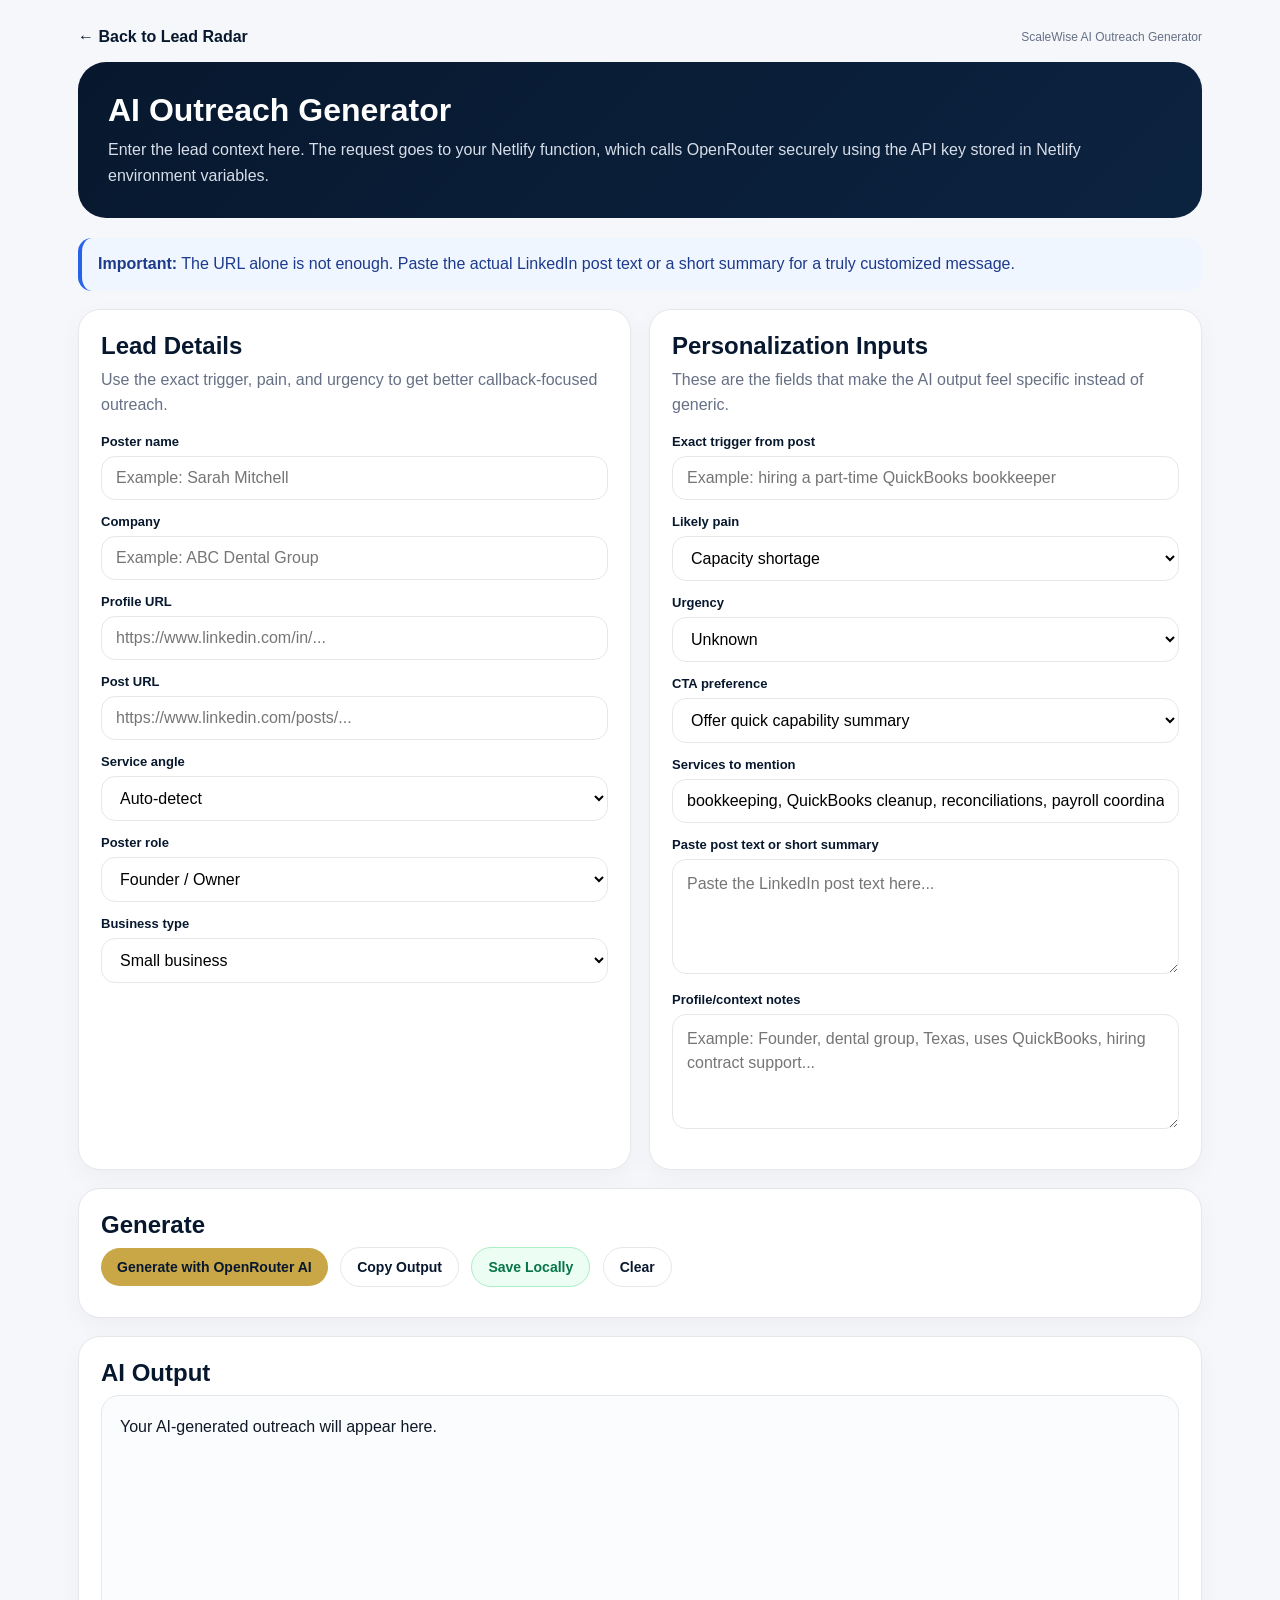
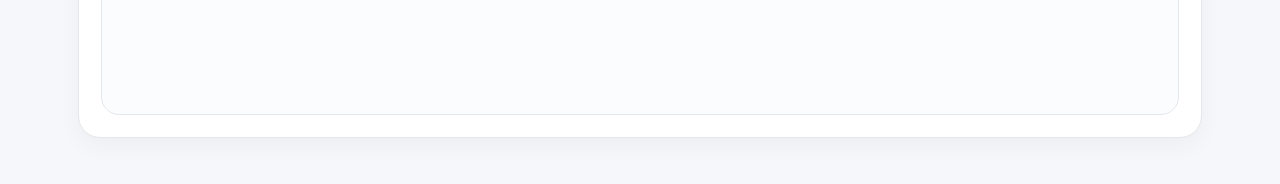
<file: ai-outreach.html>
<!DOCTYPE html>
<html lang="en">
<head>
<meta charset="UTF-8" />
<meta name="viewport" content="width=device-width, initial-scale=1.0" />
<title>ScaleWise AI Outreach Generator</title>
<style>
:root{--navy:#07182E;--gold:#C9A646;--bg:#F6F7FA;--text:#101828;--muted:#667085;--line:#E5E7EB;--blue:#2563EB;--green:#067647;--red:#B42318}*{box-sizing:border-box}body{margin:0;background:var(--bg);color:var(--text);font-family:Inter,Segoe UI,Arial,sans-serif}.page{max-width:1180px;margin:0 auto;padding:28px}.hero{background:linear-gradient(135deg,var(--navy),#0C2340);color:#fff;border-radius:28px;padding:30px;margin-bottom:20px}.hero h1{margin:0 0 8px;font-size:32px}.hero p{margin:0;color:#D7DEE9;line-height:1.6}.grid{display:grid;grid-template-columns:1fr 1fr;gap:18px}.card{background:#fff;border:1px solid var(--line);border-radius:22px;padding:22px;box-shadow:0 8px 24px rgba(15,23,42,.04);margin-bottom:18px}.card h2{margin:0 0 8px;color:var(--navy)}.sub{color:var(--muted);line-height:1.55;margin:0 0 16px}label{display:block;font-size:13px;font-weight:800;color:var(--navy);margin-bottom:7px}.field{margin-bottom:14px}input,textarea,select{width:100%;border:1px solid var(--line);border-radius:14px;padding:12px 14px;font:inherit;background:#fff;outline:none}textarea{min-height:115px;resize:vertical;line-height:1.55}.btn{display:inline-flex;align-items:center;justify-content:center;border:0;border-radius:999px;background:var(--navy);color:#fff;padding:11px 16px;font-weight:800;cursor:pointer;text-decoration:none;font-size:14px;margin-right:8px;margin-bottom:8px}.btn.gold{background:var(--gold);color:var(--navy)}.btn.outline{background:#fff;color:var(--navy);border:1px solid var(--line)}.btn.green{background:#ECFDF3;color:var(--green);border:1px solid #ABEFC6}.notice{border-left:4px solid var(--gold);background:#FFFBEB;color:#713F12;border-radius:14px;padding:14px 16px;line-height:1.55;margin-bottom:18px}.notice.blue{border-left-color:var(--blue);background:#EFF6FF;color:#1E3A8A}.notice.red{border-left-color:var(--red);background:#FEE4E2;color:#7A271A}.output{white-space:pre-wrap;line-height:1.6;background:#FBFCFE;border:1px solid var(--line);border-radius:18px;padding:18px;min-height:320px}.topbar{display:flex;justify-content:space-between;gap:12px;align-items:center;margin-bottom:16px}.topbar a{color:var(--navy);font-weight:800;text-decoration:none}.small{font-size:12px;color:var(--muted)}@media(max-width:900px){.grid{grid-template-columns:1fr}.page{padding:18px}.hero h1{font-size:28px}}
</style>
</head>
<body>
<div class="page">
  <div class="topbar"><a href="/">← Back to Lead Radar</a><span class="small">ScaleWise AI Outreach Generator</span></div>
  <div class="hero"><h1>AI Outreach Generator</h1><p>Enter the lead context here. The request goes to your Netlify function, which calls OpenRouter securely using the API key stored in Netlify environment variables.</p></div>
  <div class="notice blue"><b>Important:</b> The URL alone is not enough. Paste the actual LinkedIn post text or a short summary for a truly customized message.</div>
  <div class="grid">
    <div class="card">
      <h2>Lead Details</h2>
      <p class="sub">Use the exact trigger, pain, and urgency to get better callback-focused outreach.</p>
      <div class="field"><label>Poster name</label><input id="posterName" placeholder="Example: Sarah Mitchell"></div>
      <div class="field"><label>Company</label><input id="company" placeholder="Example: ABC Dental Group"></div>
      <div class="field"><label>Profile URL</label><input id="profile" placeholder="https://www.linkedin.com/in/..."></div>
      <div class="field"><label>Post URL</label><input id="post" placeholder="https://www.linkedin.com/posts/..."></div>
      <div class="field"><label>Service angle</label><select id="service"><option>Auto-detect</option><option>Bookkeeping</option><option>Tax Preparation</option><option>CPA Firm Support</option><option>Restaurant Accounting</option><option>Payroll Support</option><option>Contract Hire</option></select></div>
      <div class="field"><label>Poster role</label><select id="role"><option>Founder / Owner</option><option>CPA Firm Partner</option><option>Operations Manager</option><option>Finance Manager / Controller</option><option>HR / Recruiter</option><option>Unknown</option></select></div>
      <div class="field"><label>Business type</label><select id="businessType"><option>Small business</option><option>CPA firm</option><option>Restaurant / hospitality</option><option>Startup / growing company</option><option>Professional services</option><option>Unknown</option></select></div>
    </div>
    <div class="card">
      <h2>Personalization Inputs</h2>
      <p class="sub">These are the fields that make the AI output feel specific instead of generic.</p>
      <div class="field"><label>Exact trigger from post</label><input id="trigger" placeholder="Example: hiring a part-time QuickBooks bookkeeper"></div>
      <div class="field"><label>Likely pain</label><select id="pain"><option>Capacity shortage</option><option>Books cleanup</option><option>Tax season workload</option><option>Payroll/reconciliation issue</option><option>Need reliable monthly support</option><option>Need lower-cost flexible support</option><option>Unknown</option></select></div>
      <div class="field"><label>Urgency</label><select id="urgency"><option>Unknown</option><option>ASAP / urgent</option><option>This week</option><option>This month</option><option>Seasonal support</option><option>Ongoing support</option></select></div>
      <div class="field"><label>CTA preference</label><select id="cta"><option>Offer quick capability summary</option><option>Ask for 10-minute call</option><option>Offer to review requirement</option></select></div>
      <div class="field"><label>Services to mention</label><input id="services" value="bookkeeping, QuickBooks cleanup, reconciliations, payroll coordination, tax prep support, reporting"></div>
      <div class="field"><label>Paste post text or short summary</label><textarea id="postText" placeholder="Paste the LinkedIn post text here..."></textarea></div>
      <div class="field"><label>Profile/context notes</label><textarea id="notes" placeholder="Example: Founder, dental group, Texas, uses QuickBooks, hiring contract support..."></textarea></div>
    </div>
  </div>
  <div class="card">
    <h2>Generate</h2>
    <button class="btn gold" onclick="generateAI()">Generate with OpenRouter AI</button>
    <button class="btn outline" onclick="copyOutput()">Copy Output</button>
    <button class="btn green" onclick="saveLocal()">Save Locally</button>
    <button class="btn outline" onclick="clearForm()">Clear</button>
    <div id="status" class="small"></div>
  </div>
  <div class="card"><h2>AI Output</h2><div id="output" class="output">Your AI-generated outreach will appear here.</div></div>
</div>
<script>
function val(id){const el=document.getElementById(id);return el ? String(el.value || '').trim() : '';}
function raw(id){const el=document.getElementById(id);return el ? el.value : '';}
function setVal(id,value){const el=document.getElementById(id);if(el)el.value=value;}
function collectLead(){
  const styleGuide = 'Style preference: include a section titled RECOMMENDED MESSAGE TO SEND FIRST. Keep the first message short, specific, polite, and low pressure. Keep it around 45 to 80 words. Mention the exact trigger naturally. Use only one or two relevant services. Avoid negative assumptions about the business or its books. Do not sound salesy. Do not claim to have opened or read any URL. Use a soft next step such as sharing a quick summary or reviewing the requirement. Keep follow-ups brief.';
  const userNotes = val('notes');

  return {
    name: val('posterName'),
    company: val('company'),
    profile: val('profile'),
    post: val('post'),
    service: raw('service'),
    role: raw('role'),
    businessType: raw('businessType'),
    trigger: val('trigger'),
    pain: raw('pain'),
    urgency: raw('urgency'),
    cta: raw('cta'),
    services: val('services'),
    postText: val('postText'),
    notes: (userNotes ? userNotes + '\n\n' : '') + styleGuide
  }
}
async function generateAI(){const statusEl=document.getElementById('status');const outputEl=document.getElementById('output');statusEl.textContent='Generating with OpenRouter...';outputEl.textContent='Generating...';try{const res=await fetch('/.netlify/functions/generate-outreach',{method:'POST',headers:{'Content-Type':'application/json'},body:JSON.stringify(collectLead())});let data={};try{data=await res.json();}catch(parseError){throw new Error('The server returned a non-JSON response. The function may not be deployed correctly.');}if(!res.ok){throw new Error(data.error||'OpenRouter request failed.');}outputEl.textContent=data.text||'No output returned.';statusEl.textContent='Generated using '+(data.model||'OpenRouter model')+'.';}catch(err){outputEl.textContent='Error: '+err.message+'\n\nIf this mentions a model or OpenRouter request, the page is working and we need to adjust the OpenRouter model/key. If this mentions OPENROUTER_API_KEY, check the Netlify variable name.';statusEl.textContent='Generation failed.';}}
function copyOutput(){const text=document.getElementById('output').textContent.trim();if(!text||text==='Your AI-generated outreach will appear here.')return alert('Generate output first.');navigator.clipboard.writeText(text).then(()=>alert('Copied.'))}
function saveLocal(){const item={date:new Date().toISOString(),lead:collectLead(),output:document.getElementById('output').textContent};const saved=JSON.parse(localStorage.getItem('scalewise_ai_outreach')||'[]');saved.unshift(item);localStorage.setItem('scalewise_ai_outreach',JSON.stringify(saved));alert('Saved locally in this browser.');}
function clearForm(){['posterName','company','profile','post','trigger','postText','notes'].forEach(id=>setVal(id,''));setVal('service','Auto-detect');setVal('role','Founder / Owner');setVal('businessType','Small business');setVal('pain','Capacity shortage');setVal('urgency','Unknown');setVal('cta','Offer quick capability summary');setVal('services','bookkeeping, QuickBooks cleanup, reconciliations, payroll coordination, tax prep support, reporting');document.getElementById('output').textContent='Your AI-generated outreach will appear here.';document.getElementById('status').textContent='';}
</script>
</body>
</html>
</file>
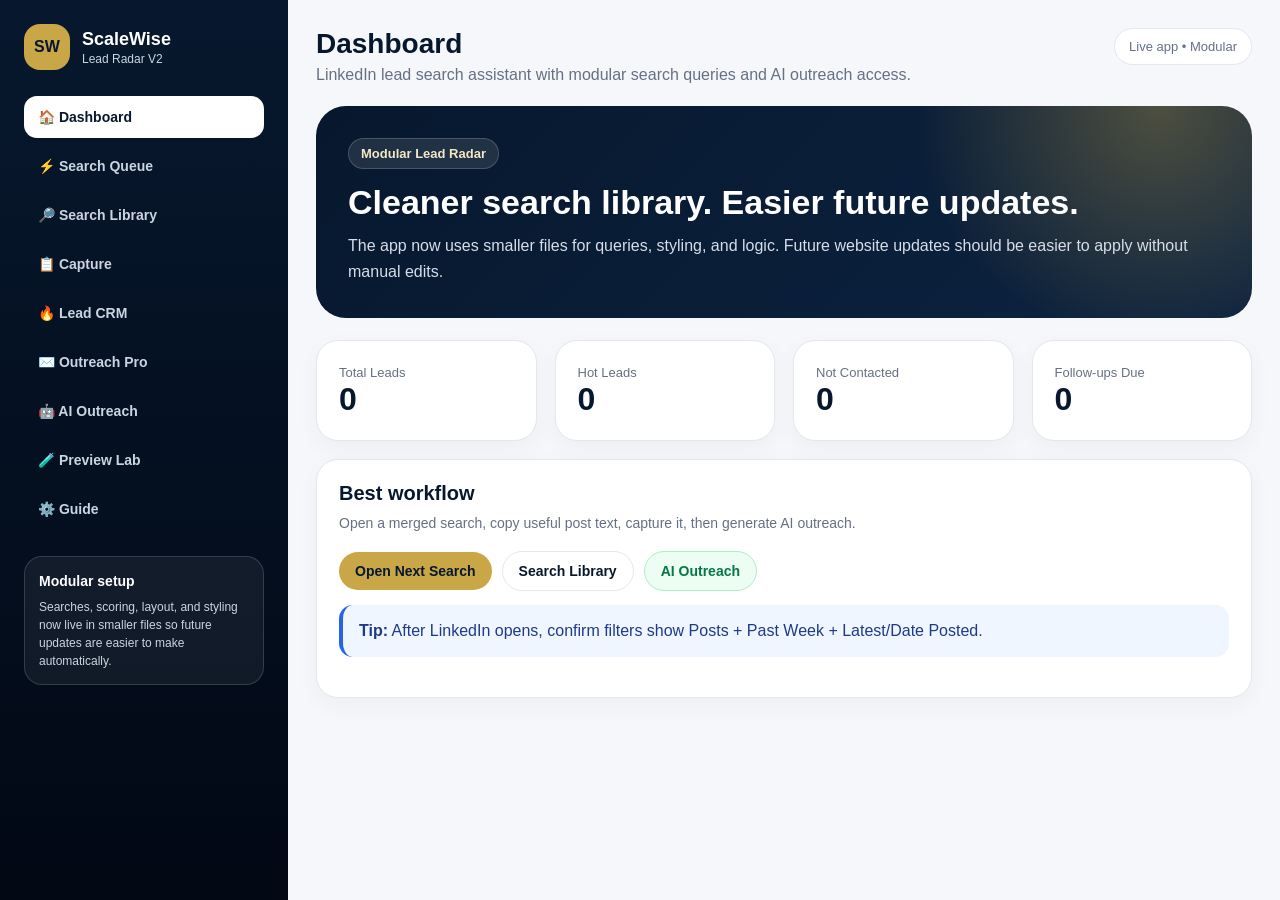
<file: app-v2.html>
<!DOCTYPE html>
<html lang="en">
<head>
<meta charset="UTF-8" />
<meta name="viewport" content="width=device-width, initial-scale=1.0" />
<title>ScaleWise Lead Radar</title>
<link rel="stylesheet" href="app-v2.css" />
</head>
<body>
<div class="wrap">
  <aside class="side">
    <div class="brand"><div class="logo">SW</div><div><h1>ScaleWise</h1><p>Lead Radar V2</p></div></div>
    <div class="nav">
      <button class="active" onclick="openTab('dashboard',this)">🏠 Dashboard</button>
      <button onclick="openTab('queue',this)">⚡ Search Queue</button>
      <button onclick="openTab('search',this)">🔎 Search Library</button>
      <button onclick="openTab('capture',this)">📋 Capture</button>
      <button onclick="openTab('leads',this)">🔥 Lead CRM</button>
      <button onclick="openTab('templates',this)">✉️ Outreach Pro</button>
      <button onclick="window.location.href='ai-outreach.html'">🤖 AI Outreach</button>
      <button onclick="openTab('guide',this)">⚙️ Guide</button>
    </div>
    <div class="safe"><b>Modular setup</b>Searches, scoring, layout, and styling now live in smaller files so future updates are easier to make automatically.</div>
  </aside>

  <main class="main">
    <div class="top"><div><h2 id="title">Dashboard</h2><p id="desc">LinkedIn lead search assistant with modular search queries and AI outreach access.</p></div><div class="badge">Live app • Modular</div></div>

    <section id="dashboard" class="tab active">
      <div class="hero"><span>Modular Lead Radar</span><h3>Cleaner search library. Easier future updates.</h3><p>The app now uses smaller files for queries, styling, and logic. Future website updates should be easier to apply without manual edits.</p></div>
      <div class="grid four">
        <div class="card metric"><span>Total Leads</span><br><b id="totalLeads">0</b></div>
        <div class="card metric"><span>Hot Leads</span><br><b id="hotLeads">0</b></div>
        <div class="card metric"><span>Not Contacted</span><br><b id="notContacted">0</b></div>
        <div class="card metric"><span>Follow-ups Due</span><br><b id="dueFollowups">0</b></div>
      </div>
      <div class="card"><h3>Best workflow</h3><p class="sub">Open a merged search, copy useful post text, capture it, then generate AI outreach.</p><div class="toolbar"><button class="btn gold" onclick="openNextSearch()">Open Next Search</button><button class="btn outline" onclick="openTabById('search')">Search Library</button><button class="btn green" onclick="window.location.href='ai-outreach.html'">AI Outreach</button></div><div class="notice blue"><b>Tip:</b> After LinkedIn opens, confirm filters show Posts + Past Week + Latest/Date Posted.</div></div>
    </section>

    <section id="queue" class="tab"><div class="card"><h3>Daily Search Queue</h3><p class="sub">Merged OR searches reduce clutter but still cover the same intent categories.</p><div class="toolbar"><button class="btn gold" onclick="openNextSearch()">Open Next LinkedIn Search</button><button class="btn outline" onclick="openTopSearches(4)">Open Top 4</button><button class="btn light" onclick="resetQueue()">Reset Queue</button></div><div id="queueList"></div></div></section>

    <section id="search" class="tab"><div class="card"><h3>Search Library</h3><p class="sub">Merged OR queries keep the library smaller while covering multiple ways people ask for bookkeeping, tax, payroll, or contract help.</p><div class="notice green"><b>Reduced:</b> The library is grouped into high-intent categories instead of 30+ separate rows.</div><div id="searchButtons" class="search-grid"></div></div><div class="card"><h3>Custom search</h3><div class="field"><label>Search phrase</label><input id="customSearch" placeholder='Example: "bookkeeper" OR "tax preparer"'></div><div class="toolbar"><button class="btn gold" onclick="customLinkedIn()">Open LinkedIn</button><button class="btn outline" onclick="customGoogle()">Open Google</button></div></div></section>

    <section id="capture" class="tab">
      <div class="card"><h3>Bulk Capture</h3><p class="sub">Paste posts separated by a blank line. The app scores them, rejects job-seeker posts, classifies buyer type, and saves qualified leads.</p><textarea id="bulkText" placeholder="Paste post 1 here, including URL if available...&#10;&#10;Paste post 2 here..."></textarea><div class="toolbar"><button class="btn gold" onclick="saveBulk()">Analyze & Save Bulk Posts</button><button class="btn outline" onclick="previewBulk()">Preview Scores</button><button class="btn light" onclick="document.getElementById('bulkText').value='';document.getElementById('bulkResult').innerHTML=''">Clear</button></div><div id="bulkResult"></div></div>
      <div class="card"><h3>Single Post Capture</h3><div class="grid two"><div class="field"><label>Name / Company</label><input id="person" placeholder="Example: John Smith, ABC Dental Group"></div><div class="field"><label>Post URL</label><input id="url" placeholder="Paste LinkedIn post URL"></div></div><div class="field"><label>Post text</label><textarea id="postText" placeholder="Paste one LinkedIn post here..."></textarea></div><div class="toolbar"><button class="btn gold" onclick="saveSingle()">Analyze & Save</button><button class="btn outline" onclick="analyzeSingleOnly()">Analyze Only</button><button class="btn light" onclick="clearSingle()">Clear</button></div><div id="result"></div></div>
    </section>

    <section id="leads" class="tab"><div class="card"><h3>Lead CRM</h3><p class="sub">Filter, update status, add notes, set follow-up dates, copy messages, and export CSV.</p><div class="toolbar"><input id="leadSearch" placeholder="Search leads..." oninput="renderLeads()" style="max-width:260px"><select id="serviceFilter" onchange="renderLeads()" style="max-width:190px"><option>All Services</option><option>Bookkeeping</option><option>Tax Preparation</option><option>CPA Firm Support</option><option>Restaurant Accounting</option><option>Payroll Support</option><option>Contract Hire</option><option>Bookkeeping + Tax</option></select><select id="qualityFilter" onchange="renderLeads()" style="max-width:145px"><option>All Quality</option><option>Hot</option><option>Warm</option><option>Review</option><option>Low Fit</option><option>Reject</option></select><select id="outreachFilter" onchange="renderLeads()" style="max-width:180px"><option>All Outreach</option><option>Not Contacted</option><option>Contacted</option><option>Replied</option><option>Call Booked</option><option>Converted</option><option>Not Fit</option></select><button class="btn gold" onclick="exportCSV()">Export CSV</button><button class="btn red" onclick="clearLeads()">Clear All</button></div><div id="leadRows"></div></div></section>

    <section id="templates" class="tab"><div class="card"><h3>Outreach Pro</h3><p class="sub">Use this quick rule-based version for simple drafts, or open the AI Outreach page for the OpenRouter-powered generator.</p><div class="grid two"><div class="field"><label>Poster name</label><input id="outName" placeholder="Example: Sarah Mitchell"></div><div class="field"><label>Company / business</label><input id="outCompany" placeholder="Example: ABC Dental Group"></div></div><div class="grid two"><div class="field"><label>Exact trigger from post</label><input id="outTrigger" placeholder="Example: hiring a part-time QuickBooks bookkeeper"></div><div class="field"><label>Service angle</label><select id="outService"><option>Bookkeeping</option><option>Tax Preparation</option><option>CPA Firm Support</option><option>Restaurant Accounting</option><option>Payroll Support</option><option>Contract Hire</option></select></div></div><div class="field"><label>Post/context notes</label><textarea id="outNotes" placeholder="Paste short post summary or context here..."></textarea></div><div class="toolbar"><button class="btn gold" onclick="generateQuickOutreach()">Generate Quick Draft</button><button class="btn green" onclick="window.location.href='ai-outreach.html'">Open AI Outreach</button><button class="btn outline" onclick="copyQuickOutreach()">Copy</button></div><div id="quickOutreach" class="generated-box">Quick draft will appear here.</div></div></section>

    <section id="guide" class="tab"><div class="card"><h3>How it works</h3><div class="notice"><b>Important:</b> This app opens LinkedIn search links and helps process posts manually. It does not auto-read LinkedIn URLs or auto-message people.</div><p class="sub">For stronger callbacks, use the AI Outreach page and paste the exact post text, trigger, pain, and urgency.</p></div><div class="card"><h3>Future update structure</h3><p class="sub">Search edits go into <b>search-queries.js</b>. Vertical searches go into <b>vertical-searches.js</b>. App logic edits go into <b>app-v2.js</b>. Qualification rules go into <b>lead-qualification.js</b>. Styling edits go into <b>app-v2.css</b>. AI page edits stay in <b>ai-outreach.html</b>.</p></div></section>
  </main>
</div>
<script src="search-queries.js"></script>
<script src="vertical-searches.js"></script>
<script src="app-v2.js"></script>
<script src="lead-qualification.js"></script>
<script src="vertical-search-ui.js"></script>
<script src="preview-link.js"></script>
</body>
</html>
</file>
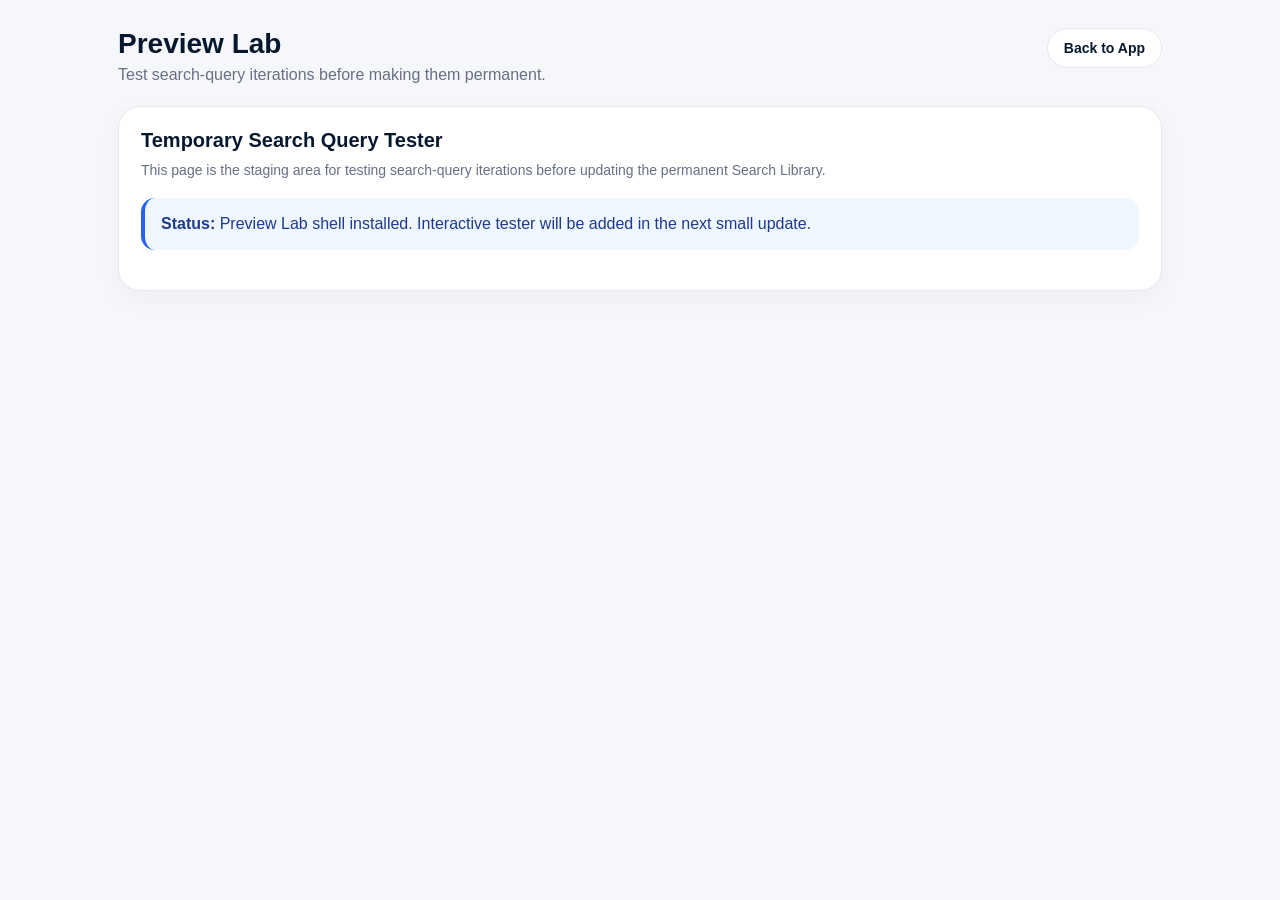
<file: preview-lab.html>
<!DOCTYPE html>
<html lang="en">
<head>
<meta charset="UTF-8">
<meta name="viewport" content="width=device-width, initial-scale=1.0">
<title>ScaleWise Preview Lab</title>
<link rel="stylesheet" href="app-v2.css">
</head>
<body>
<div class="main" style="max-width:1100px;margin:0 auto">
  <div class="top">
    <div>
      <h2>Preview Lab</h2>
      <p>Test search-query iterations before making them permanent.</p>
    </div>
    <a class="btn outline" href="app-v2.html">Back to App</a>
  </div>
  <div class="card">
    <h3>Temporary Search Query Tester</h3>
    <p class="sub">This page is the staging area for testing search-query iterations before updating the permanent Search Library.</p>
    <div class="notice blue"><b>Status:</b> Preview Lab shell installed. Interactive tester will be added in the next small update.</div>
  </div>
</div>
</body>
</html>
</file>
<file: app-v2.css>
:root{--navy:#07182E;--deep:#0C2340;--gold:#C9A646;--bg:#F6F7FA;--text:#101828;--muted:#667085;--line:#E5E7EB;--blue:#2563EB;--red:#B42318;--green:#067647}*{box-sizing:border-box}body{margin:0;background:var(--bg);color:var(--text);font-family:Inter,Segoe UI,Arial,sans-serif}.wrap{display:flex;min-height:100vh}.side{width:288px;background:linear-gradient(180deg,var(--navy),#020814);color:#fff;padding:24px;flex-shrink:0}.brand{display:flex;gap:12px;align-items:center;margin-bottom:26px}.logo{width:46px;height:46px;border-radius:16px;background:var(--gold);color:var(--navy);font-weight:900;display:flex;align-items:center;justify-content:center}.brand h1{font-size:18px;margin:0}.brand p{font-size:12px;margin:2px 0 0;color:#CBD5E1}.nav button{width:100%;display:block;text-align:left;padding:13px 14px;border:0;border-radius:13px;background:transparent;color:#CBD5E1;font-weight:750;cursor:pointer;margin-bottom:7px;font-size:14px}.nav button:hover,.nav button.active{background:#fff;color:var(--navy)}.safe{margin-top:26px;border:1px solid rgba(255,255,255,.15);border-radius:18px;padding:14px;background:rgba(255,255,255,.06);font-size:12px;line-height:1.5;color:#CBD5E1}.safe b{display:block;color:#fff;margin-bottom:6px;font-size:14px}.main{flex:1;padding:28px;min-width:0}.top{display:flex;justify-content:space-between;align-items:flex-start;gap:20px;margin-bottom:22px}.top h2{font-size:28px;color:var(--navy);margin:0}.top p{margin:6px 0 0;color:var(--muted)}.badge{background:#fff;border:1px solid var(--line);border-radius:999px;padding:10px 14px;color:var(--muted);font-size:13px;white-space:nowrap}.hero{border-radius:30px;padding:32px;color:#fff;margin-bottom:22px;background:radial-gradient(circle at 90% 0%,rgba(201,166,70,.35),transparent 28%),linear-gradient(135deg,var(--navy),var(--deep))}.hero span{display:inline-block;border:1px solid rgba(255,255,255,.18);background:rgba(255,255,255,.1);border-radius:999px;padding:7px 12px;color:#F4E7C3;font-size:13px;font-weight:800;margin-bottom:14px}.hero h3{font-size:34px;line-height:1.12;margin:0 0 12px}.hero p{color:#D7DEE9;line-height:1.65;margin:0}.grid{display:grid;gap:18px}.two{grid-template-columns:1fr 1fr}.three{grid-template-columns:repeat(3,1fr)}.four{grid-template-columns:repeat(4,1fr)}.card{background:#fff;border:1px solid var(--line);border-radius:22px;padding:22px;box-shadow:0 8px 24px rgba(15,23,42,.04);margin-bottom:18px}.card h3{margin:0 0 8px;color:var(--navy);font-size:20px}.sub{color:var(--muted);line-height:1.55;margin:0 0 16px;font-size:14px}.btn{display:inline-flex;align-items:center;justify-content:center;gap:8px;border:0;border-radius:999px;background:var(--navy);color:#fff;padding:11px 16px;font-weight:800;cursor:pointer;text-decoration:none;font-size:14px}.btn.gold{background:var(--gold);color:var(--navy)}.btn.light{background:#F2F4F7;color:var(--navy)}.btn.outline{background:#fff;color:var(--navy);border:1px solid var(--line)}.btn.red{background:#FEE4E2;color:var(--red)}.btn.green{background:#ECFDF3;color:var(--green);border:1px solid #ABEFC6}.btn.small{padding:8px 12px;font-size:12px}.toolbar{display:flex;flex-wrap:wrap;gap:10px;align-items:center;margin:14px 0}.notice{border-left:4px solid var(--gold);background:#FFFBEB;color:#713F12;border-radius:14px;padding:14px 16px;line-height:1.55;margin-bottom:18px}.notice.blue{border-left-color:var(--blue);background:#EFF6FF;color:#1E3A8A}.notice.green{border-left-color:var(--green);background:#ECFDF3;color:#065F46}.tab{display:none}.tab.active{display:block}.metric b{font-size:32px;color:var(--navy)}.metric span{font-size:13px;color:var(--muted)}input,textarea,select{width:100%;border:1px solid var(--line);border-radius:14px;padding:12px 14px;font:inherit;background:#fff;outline:none}textarea{min-height:115px;resize:vertical;line-height:1.55}label{display:block;font-size:13px;font-weight:800;color:var(--navy);margin-bottom:7px}.field{margin-bottom:14px}.search-grid{display:grid;grid-template-columns:repeat(2,minmax(0,1fr));gap:12px}.search-card,.queue-row{border:1px solid var(--line);border-radius:18px;padding:15px;background:#FBFCFE;display:flex;justify-content:space-between;align-items:center;gap:14px}.search-card strong,.queue-row strong{display:block;color:var(--navy);font-size:14px}.search-card small,.queue-row small{color:var(--muted);display:block;margin-top:4px}.query-preview{font-size:12px;line-height:1.45;color:#475467;margin-top:8px;background:#F8FAFC;border-radius:12px;padding:10px}.score{width:42px;height:42px;border-radius:50%;display:flex;align-items:center;justify-content:center;font-weight:900;flex-shrink:0}.hot{background:#FEF0C7;color:#B54708}.warm{background:#DBEAFE;color:#1D4ED8}.review{background:#F2F4F7;color:#344054}.tag{display:inline-block;border-radius:999px;background:#F2F4F7;color:#475467;padding:6px 9px;font-size:12px;font-weight:750;margin:3px}.lead-card{border:1px solid var(--line);border-radius:22px;background:#fff;padding:18px;margin-bottom:14px;box-shadow:0 6px 18px rgba(15,23,42,.04)}.lead-top{display:flex;gap:14px;align-items:flex-start;justify-content:space-between}.lead-title{display:flex;gap:12px;align-items:flex-start}.lead-title h4{margin:0 0 4px;color:var(--navy);font-size:18px}.lead-title p{margin:0;color:var(--muted);font-size:13px;line-height:1.45}.lead-controls{display:grid;grid-template-columns:repeat(3,minmax(160px,1fr));gap:12px;margin-top:14px}.lead-actions{display:flex;gap:8px;flex-wrap:wrap;margin-top:12px}.snippet{margin-top:12px;color:#344054;font-size:14px;line-height:1.6;background:#F8FAFC;border-radius:14px;padding:12px}.empty{padding:22px;text-align:center;color:var(--muted);border:1px dashed var(--line);border-radius:18px;background:#FBFCFE}.generated-box{border:1px solid var(--line);border-radius:18px;background:#FBFCFE;padding:16px;margin-top:14px;white-space:pre-wrap;line-height:1.55;color:#344054}@media(max-width:1100px){.four,.three{grid-template-columns:repeat(2,1fr)}.lead-controls{grid-template-columns:1fr 1fr}}@media(max-width:950px){.wrap{display:block}.side{width:auto}.two,.three,.four,.search-grid{grid-template-columns:1fr}.main{padding:18px}.top{display:block}.badge{margin-top:12px;display:inline-block}.lead-top{display:block}.lead-controls{grid-template-columns:1fr}.hero h3{font-size:28px}}
</file>
